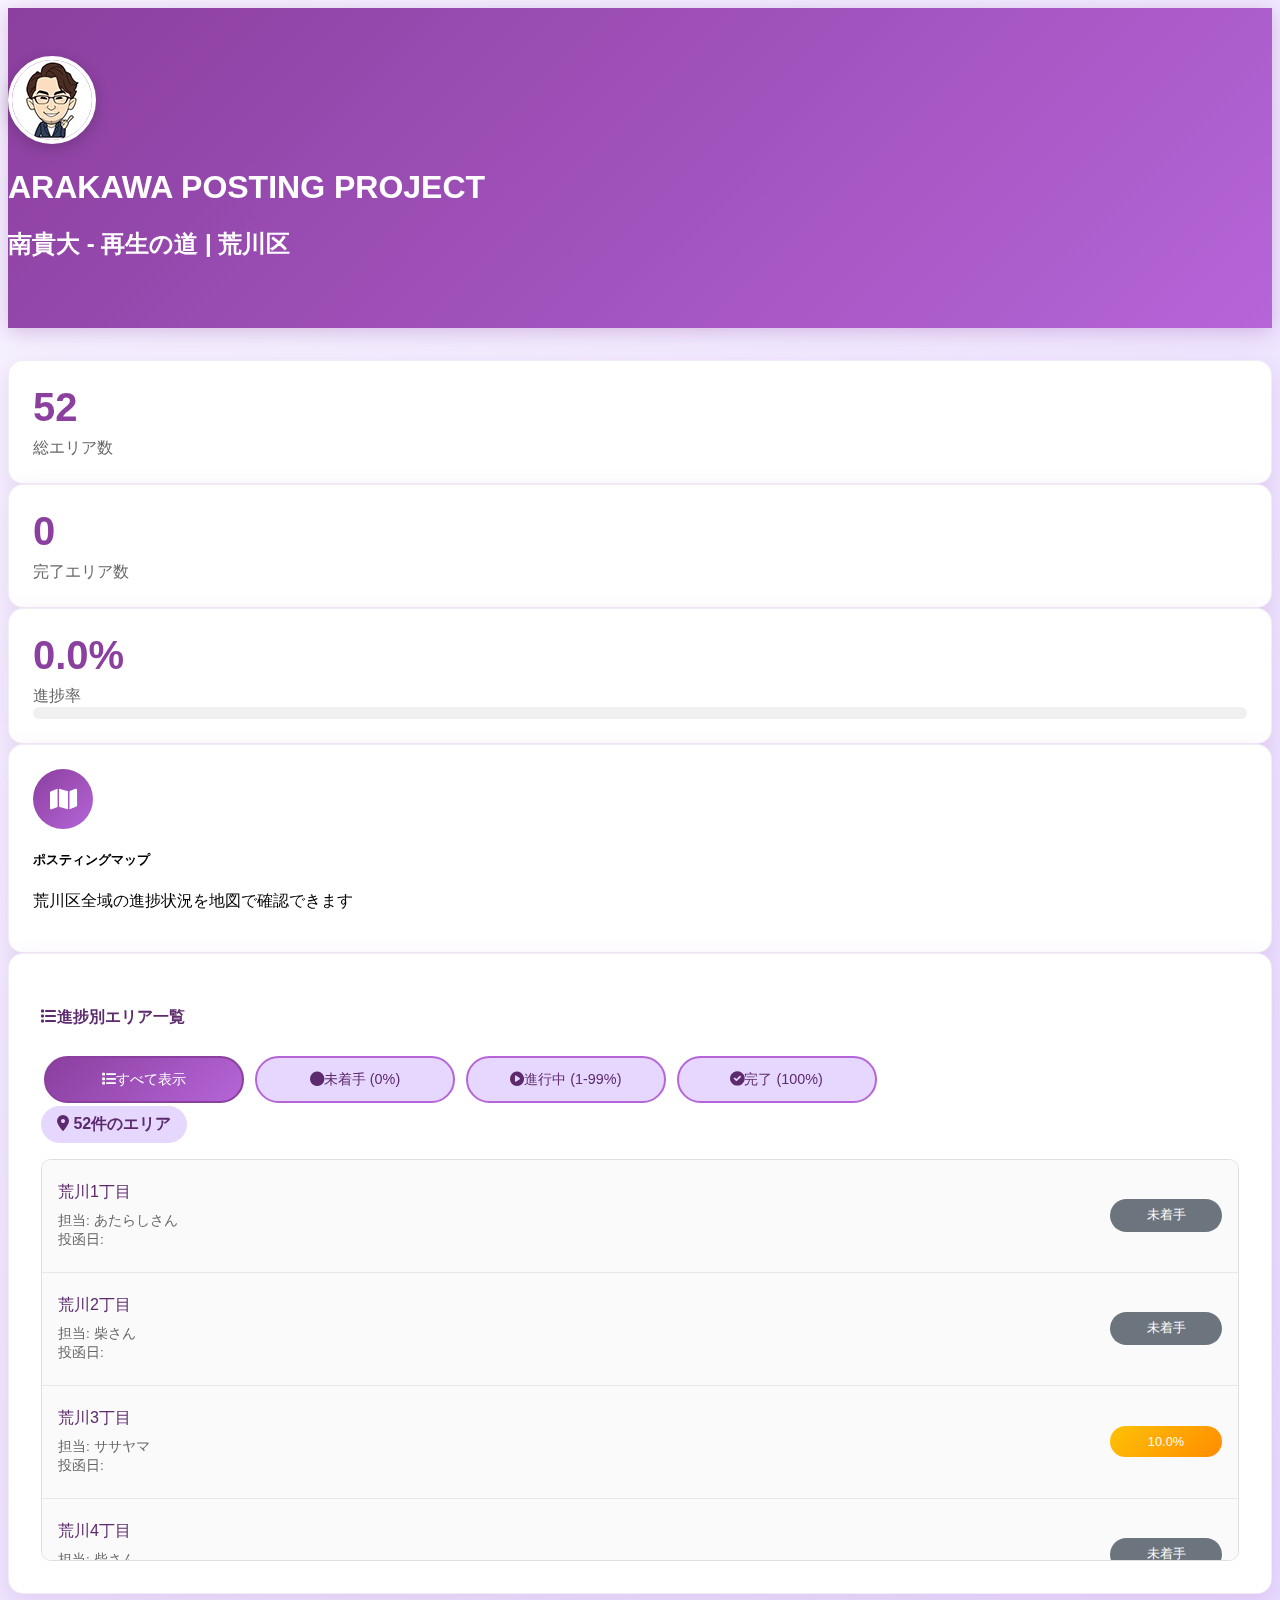
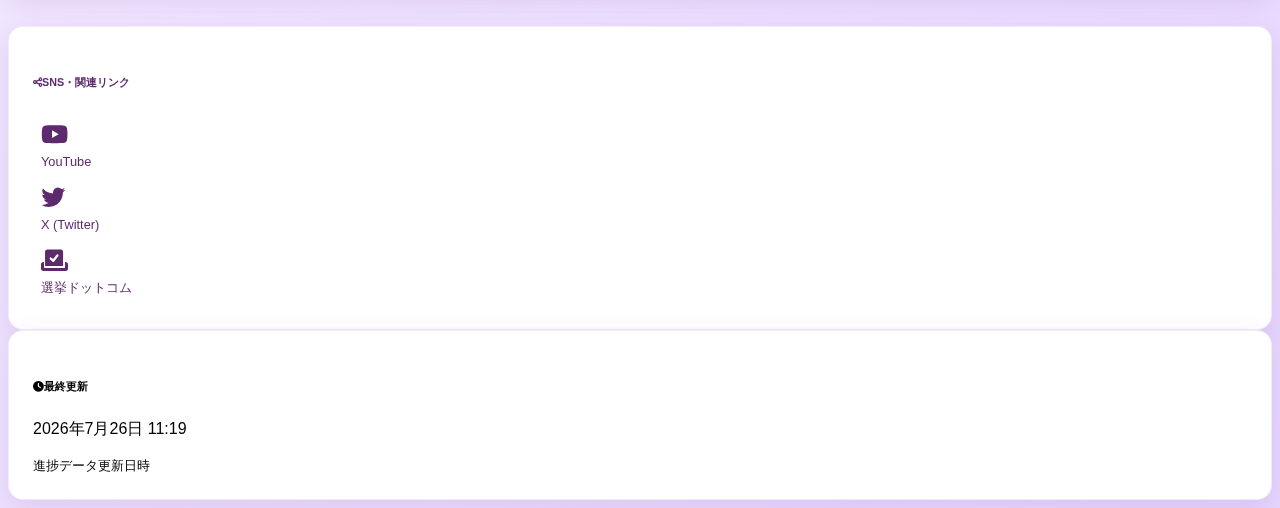
<file: index.html>
<!doctype html>
<html lang="ja">
  <head>
    <meta charset="utf-8">
    <meta name="viewport" content="width=device-width, initial-scale=1">
    <title>ARAKAWA POSTING PROJECT | 南貴大 - 再生の道</title>
    <meta property="og:title" content="ARAKAWA POSTING PROJECT | 南貴大 - 再生の道">
    <link href="https://cdn.jsdelivr.net/npm/bootstrap@5.3.2/dist/css/bootstrap.min.css" rel="stylesheet" integrity="sha384-T3c6CoIi6uLrA9TneNEoa7RxnatzjcDSCmG1MXxSR1GAsXEV/Dwwykc2MPK8M2HN" crossorigin="anonymous">
    <link rel="icon" type="image/png" href="/arakawa-posting-map/favicon.png">
    <link href="https://cdnjs.cloudflare.com/ajax/libs/font-awesome/6.0.0/css/all.min.css" rel="stylesheet">
    <style>
      :root {
        --primary-purple: #8b3f9e;
        --secondary-purple: #b565d8;
        --light-purple: #e6d7ff;
        --dark-purple: #5d2a6e;
        --gradient-primary: linear-gradient(135deg, #8b3f9e 0%, #b565d8 100%);
        --gradient-light: linear-gradient(135deg, #f8f4ff 0%, #e6d7ff 100%);
      }

      body {
        background: var(--gradient-light);
        min-height: 100vh;
        font-family: 'Segoe UI', Tahoma, Geneva, Verdana, sans-serif;
      }

      .header-section {
        background: var(--gradient-primary);
        color: white;
        padding: 3rem 0;
        margin-bottom: 2rem;
        box-shadow: 0 4px 20px rgba(139, 63, 158, 0.3);
      }

      .profile-image {
        width: 80px;
        height: 80px;
        border-radius: 50%;
        border: 4px solid white;
        box-shadow: 0 4px 15px rgba(0,0,0,0.2);
      }

      .stats-card {
        background: white;
        border-radius: 15px;
        padding: 1.5rem;
        box-shadow: 0 8px 25px rgba(139, 63, 158, 0.15);
        border: 1px solid rgba(139, 63, 158, 0.1);
        transition: transform 0.3s ease, box-shadow 0.3s ease;
      }

      .stats-card:hover {
        transform: translateY(-5px);
        box-shadow: 0 15px 35px rgba(139, 63, 158, 0.25);
      }

      .stats-number {
        font-size: 2.5rem;
        font-weight: bold;
        color: var(--primary-purple);
        margin-bottom: 0.5rem;
      }

      .stats-label {
        color: #666;
        font-weight: 500;
      }

      .progress-bar-custom {
        height: 12px;
        border-radius: 10px;
        background: #f0f0f0;
        overflow: hidden;
      }

      .progress-fill {
        height: 100%;
        background: var(--gradient-primary);
        border-radius: 10px;
        transition: width 0.8s ease;
      }

      .filter-section {
        background: white;
        border-radius: 15px;
        padding: 2rem;
        margin-bottom: 2rem;
        box-shadow: 0 8px 25px rgba(139, 63, 158, 0.15);
        border: 1px solid rgba(139, 63, 158, 0.1);
      }

      .filter-btn {
        background: var(--light-purple);
        border: 2px solid var(--secondary-purple);
        color: var(--dark-purple);
        border-radius: 30px;
        padding: 0.4rem 1.2rem;
        margin: 0.2rem;
        transition: all 0.3s ease;
        font-weight: 500;
        width: 200px;
        height: 47px;
        text-align: center;
        display: inline-flex;
        align-items: center;
        justify-content: center;
        font-size: 0.9rem;
      }

      .filter-btn:hover {
        background: var(--secondary-purple);
        color: white;
        transform: translateY(-2px);
      }

      .filter-btn.active {
        background: var(--gradient-primary);
        color: white;
        border-color: var(--primary-purple);
      }

      .action-card {
        background: white;
        border-radius: 15px;
        padding: 1.5rem;
        box-shadow: 0 8px 25px rgba(139, 63, 158, 0.15);
        border: 1px solid rgba(139, 63, 158, 0.1);
        transition: all 0.3s ease;
        text-decoration: none;
        color: inherit;
        display: block;
      }

      .action-card:hover {
        transform: translateY(-5px);
        box-shadow: 0 15px 35px rgba(139, 63, 158, 0.25);
        text-decoration: none;
        color: inherit;
      }

      .action-icon {
        width: 60px;
        height: 60px;
        background: var(--gradient-primary);
        border-radius: 50%;
        display: flex;
        align-items: center;
        justify-content: center;
        color: white;
        font-size: 1.5rem;
        margin-bottom: 1rem;
      }

      .brand-logo {
        max-width: 150px;
        height: auto;
      }

      .section-title {
        color: var(--dark-purple);
        font-weight: bold;
        margin-bottom: 1.5rem;
      }

      .external-link {
        color: var(--secondary-purple);
        text-decoration: none;
        transition: color 0.3s ease;
      }

      .external-link:hover {
        color: var(--primary-purple);
      }

      .area-list {
        max-height: 400px;
        overflow-y: auto;
        border: 1px solid #e0e0e0;
        border-radius: 10px;
        background: #fafafa;
      }

      .area-item {
        padding: 1rem;  
        border-bottom: 1px solid #e8e8e8;
        display: flex;
        justify-content: space-between;
        align-items: center;
        transition: background-color 0.2s ease;
        min-height: 80px; /* 最小高さを固定 */
      }

      .area-item:hover {
        background-color: rgba(139, 63, 158, 0.05);
      }

      .area-item:last-child {
        border-bottom: none;
      }

      .area-content {
        flex: 1;
        margin-right: 1rem;
        overflow: hidden; /* テキストオーバーフロー対策 */
      }

      .area-name {
        font-weight: 500;
        color: var(--dark-purple);
        margin-bottom: 0.5rem;
        font-size: 1rem;
      }

      .area-details {
        font-size: 0.85rem;
        color: #666;
        line-height: 1.4;
        word-wrap: break-word; /* 長いテキストの改行 */
      }

      .progress-badge {
        background: var(--gradient-primary);
        color: white;
        padding: 0.5rem 1rem;
        border-radius: 20px;
        font-size: 0.8rem;
        font-weight: 500;
        white-space: nowrap;
        min-width: 80px; /* 最小幅を固定 */
        text-align: center;
        flex-shrink: 0; /* バッジのサイズを固定 */
      }

      .social-link {
        display: block;
        text-decoration: none;
        color: var(--dark-purple);
        transition: all 0.3s ease;
        padding: 0.5rem;
        border-radius: 10px;
      }

      .social-link:hover {
        color: var(--primary-purple);
        background-color: rgba(139, 63, 158, 0.1);
        text-decoration: none;
        transform: translateY(-2px);
      }

      .social-icon {
        font-size: 1.5rem;
        margin-bottom: 0.5rem;
        display: block;
      }

      .social-text {
        font-size: 0.8rem;
        font-weight: 500;
      }

      .progress-badge.not-started {
        background: #6c757d;
      }

      .progress-badge.in-progress {
        background: linear-gradient(135deg, #ffc107 0%, #ff8c00 100%);
      }

      .progress-badge.completed {
        background: linear-gradient(135deg, #28a745 0%, #20c997 100%);
      }

      .area-count {
        background: var(--light-purple);
        color: var(--dark-purple);
        padding: 0.5rem 1rem;
        border-radius: 20px;
        font-weight: 600;
        margin-bottom: 1rem;
        display: inline-block;
      }

      @media (max-width: 768px) {
        .header-section {
          padding: 2rem 0;
        }
        
        .stats-number {
          font-size: 2rem;
        }
        
        .profile-image {
          width: 60px;
          height: 60px;
        }
      }
    </style>
  </head>
  <body>
    <!-- ヘッダーセクション -->
    <div class="header-section">
      <div class="container">
        <div class="row align-items-center">
          <div class="col-md-8">
            <div class="d-flex align-items-center mb-3">
              <img src="minamitakahiro_icon.png" alt="南貴大" class="profile-image me-3">
              <div>
                <h1 class="mb-1">ARAKAWA POSTING PROJECT</h1>
                <h2 class="h4 mb-2 opacity-90">南貴大 - 再生の道 | 荒川区</h2>
              </div>
            </div>
          </div>
          <div class="col-md-4 text-md-end">
          </div>
        </div>
      </div>
    </div>

    <div class="container">
      <!-- 進捗統計カード -->
      <div class="row mb-4">
        <div class="col-md-4 mb-3">
          <div class="stats-card text-center">
            <div class="stats-number" id="totalAreas">51</div>
            <div class="stats-label">総エリア数</div>
          </div>
        </div>
        <div class="col-md-4 mb-3">
          <div class="stats-card text-center">
            <div class="stats-number" id="completedAreas">0</div>
            <div class="stats-label">完了エリア数</div>
          </div>
        </div>
        <div class="col-md-4 mb-3">
          <div class="stats-card text-center">
            <div class="stats-number" id="progressRate">0.0%</div>
            <div class="stats-label">進捗率</div>
            <div class="progress-bar-custom mt-3">
              <div class="progress-fill" id="progressBar" style="width: 0%"></div>
            </div>
          </div>
        </div>
      </div>

      <!-- ポスティング進捗マップ -->
      <div class="row mb-4">
        <div class="col-12">
          <a href="./posting" class="action-card">
            <div class="action-icon">
              <i class="fas fa-map"></i>
            </div>
            <h5 class="mb-2">ポスティングマップ</h5>
            <p class="text-muted mb-0">荒川区全域の進捗状況を地図で確認できます</p>
          </a>
        </div>
      </div>

      <!-- エリア一覧表示機能 -->
      <div class="filter-section">
        <h4 class="section-title">
          <i class="fas fa-list me-2"></i>進捗別エリア一覧
        </h4>
        <div class="text-center mb-4">
          <button class="btn filter-btn active" data-filter="all">
            <i class="fas fa-list me-1"></i>すべて表示
          </button>
          <button class="btn filter-btn" data-filter="not-started">
            <i class="fas fa-circle me-1"></i>未着手 (0%)
          </button>
          <button class="btn filter-btn" data-filter="in-progress">
            <i class="fas fa-play-circle me-1"></i>進行中 (1-99%)
          </button>
          <button class="btn filter-btn" data-filter="completed">
            <i class="fas fa-check-circle me-1"></i>完了 (100%)
          </button>
        </div>
        
        <!-- エリアリスト表示部分 -->
        <div id="areaListContainer" class="mt-3">
          <div class="text-muted text-center py-3">
            <i class="fas fa-arrow-up me-2"></i>
            上のボタンを選択するとエリア一覧が表示されます
          </div>
        </div>
      </div>

      <!-- ソーシャルメディア -->
      <div class="row mb-4">
        <div class="col-12">
          <div class="stats-card">
            <h6 class="mb-3 section-title">
              <i class="fas fa-share-alt me-2"></i>SNS・関連リンク
            </h6>
            <div class="row text-center">
              <div class="col-6 col-md-3 mb-2">
                <a href="https://youtube.com/@minamitakahiro?si=keV8VOzLh_PemOaM" target="_blank" rel="noopener noreferrer" class="social-link">
                  <i class="fab fa-youtube social-icon"></i>
                  <div class="social-text">YouTube</div>
                </a>
              </div>
              <div class="col-6 col-md-3 mb-2">
                <a href="https://x.com/minamiaratyo?s=21&t=r1gXGGt5m1E7GDzV3aE33A" target="_blank" rel="noopener noreferrer" class="social-link">
                  <i class="fab fa-twitter social-icon"></i>
                  <div class="social-text">X (Twitter)</div>
                </a>
              </div>          
              <div class="col-6 col-md-3 mb-2">
                <a href="https://go2senkyo.com/seijika/195818" target="_blank" rel="noopener noreferrer" class="social-link">
                  <i class="fas fa-vote-yea social-icon"></i>
                  <div class="social-text">選挙ドットコム</div>
                </a>
              </div>
            </div>
          </div>
        </div>
      </div>

      <!-- 最終更新情報 -->
      <div class="row mb-4">
        <div class="col-lg-12 mb-3">
          <div class="stats-card">
            <h6 class="mb-3">
              <i class="fas fa-clock me-2"></i>最終更新
            </h6>
            <p class="mb-1" id="lastUpdate">2025年5月26日</p>
            <small class="text-muted">進捗データ更新日時</small>
          </div>
        </div>
      </div>

    <script src="https://cdn.jsdelivr.net/npm/bootstrap@5.3.2/dist/js/bootstrap.bundle.min.js" integrity="sha384-C6RzsynM9kWDrMNeT87bh95OGNyZPhcTNXj1NW7RuBCsyN/o0jlpcV8Qyq46cDfL" crossorigin="anonymous"></script>
    <script src="./scripts/common.js"></script>
    <script>
      // 現在のページがメインページかどうかを判定してパスを調整
      function getDataPath(filename) {
        // 現在のパスを確認
        const currentPath = window.location.pathname;
        if (currentPath.includes('/posting/')) {
          return `../data/${filename}`;
        } else {
          return `./data/${filename}`;
        }
      }

      // メインページ用のデータ取得関数（パス調整版）
      async function getPostingListForMain() {
        const postinglistResponse = await fetch(getDataPath('postinglist.json'));
        const postinglist = await postinglistResponse.json();
        return postinglist;
      }

      async function getPostingProgressForMain() {
        const progressResponse = await fetch(getDataPath('posting_progress.json'));
        const progress = await progressResponse.json();
        return progress;
      }

      // 進捗データを取得して表示を更新
      let allAreaData = {}; // 全エリアデータを保存

      async function updateStats() {
        try {
          console.log('データ取得開始...');
          
          // メインページ用の関数を使用
          const areaList = await getPostingListForMain();
          const progress = await getPostingProgressForMain();
          
          console.log('取得したデータ:', { areaList, progress });
          
          // 全エリアデータを構築
          allAreaData = buildAreaData(areaList, progress);
          
          // 統計表示を更新
          let totalAreas = 0;
          let completedAreas = 0;
          
          Object.values(allAreaData).forEach(area => {
            totalAreas++;
            if (area.progress === 1.0) completedAreas++;
          });
          
          const progressRate = totalAreas > 0 ? (completedAreas / totalAreas) * 100 : 0;
          
          document.getElementById('totalAreas').textContent = totalAreas;
          document.getElementById('completedAreas').textContent = completedAreas;
          document.getElementById('progressRate').textContent = progressRate.toFixed(1) + '%';
          document.getElementById('progressBar').style.width = progressRate + '%';
          
          // 最終更新日時を設定
          document.getElementById('lastUpdate').textContent = new Date().toLocaleDateString('ja-JP', {
            year: 'numeric',
            month: 'long',
            day: 'numeric',
            hour: '2-digit',
            minute: '2-digit'
          });
          
          console.log('統計更新完了:', { totalAreas, completedAreas, progressRate });
          
        } catch (error) {
          console.error('進捗データの取得に失敗しました:', error);
          
          // エラー表示
          showError('データ取得エラー: ' + error.message);
          
          // エラー時はデフォルト値を表示
          document.getElementById('totalAreas').textContent = '51';
          document.getElementById('completedAreas').textContent = '0';
          document.getElementById('progressRate').textContent = '0.0%';
          
          // 空のダミーデータを作成（フィルター機能が動作するように）
          allAreaData = {};
        }
      }

      // エラー表示関数
      function showError(message) {
        const errorDiv = document.createElement('div');
        errorDiv.className = 'alert alert-warning alert-dismissible fade show';
        errorDiv.style.position = 'fixed';
        errorDiv.style.top = '20px';
        errorDiv.style.right = '20px';
        errorDiv.style.zIndex = '9999';
        errorDiv.style.maxWidth = '400px';
        errorDiv.innerHTML = `
          <i class="fas fa-exclamation-triangle me-2"></i>
          <strong>注意:</strong> ${message}
          <button type="button" class="btn-close" data-bs-dismiss="alert"></button>
        `;
        
        document.body.appendChild(errorDiv);
        
        // 10秒後に自動で消す
        setTimeout(() => {
          if (errorDiv.parentNode) {
            errorDiv.remove();
          }
        }, 10000);
      }

      // エリアデータを構築
      function buildAreaData(areaList, progress) {
        const areaData = {};
        
        for (let [key, areaInfo] of Object.entries(areaList)) {
          let cho_max_number = Number(areaInfo['area_cho_max_number']);
          
          for(let cho_index = 0; cho_index < cho_max_number; cho_index++){
            let cho_number = cho_index + 1;
            const progressIndex = cho_max_number === 1 ? 0 : cho_index;
            
            const areaName = cho_max_number === 1 ? 
              areaInfo['area_name'] : 
              `${areaInfo['area_name']}${cho_number}丁目`;
            
            const progressValue = progress[key] ? progress[key]["progresses"][progressIndex] : 0;
            const executer = progress[key] ? progress[key]["executer"][progressIndex] : '未割当';
            const postingDate = progress[key] ? progress[key]["posting_date"][progressIndex] : '未定';
            
            areaData[areaName] = {
              name: areaName,
              progress: progressValue,
              executer: executer,
              postingDate: postingDate,
              isWorking: progress[key] ? progress[key]["is_working"][progressIndex] : false
            };
          }
        }
        
        return areaData;
      }

      // エリアリストを表示
      function displayAreaList(filter) {
        const container = document.getElementById('areaListContainer');
        
        // フィルターに応じてエリアを抽出
        let filteredAreas = [];
        
        Object.values(allAreaData).forEach(area => {
          switch(filter) {
            case 'not-started':
              if (area.progress === 0) filteredAreas.push(area);
              break;
            case 'in-progress':
              if (area.progress > 0 && area.progress < 1.0) filteredAreas.push(area);
              break;
            case 'completed':
              if (area.progress === 1.0) filteredAreas.push(area);
              break;
            default: // 'all'
              filteredAreas.push(area);
          }
        });

        // エリア名でソート
        filteredAreas.sort((a, b) => a.name.localeCompare(b.name, 'ja'));

        if (filteredAreas.length === 0) {
          container.innerHTML = `
            <div class="text-muted text-center py-4">
              <i class="fas fa-search me-2"></i>
              該当するエリアがありません
            </div>
          `;
          return;
        }

        // ヘッダー部分
        let html = `
          <div class="area-count">
            <i class="fas fa-map-marker-alt me-2"></i>
            ${filteredAreas.length}件のエリア
          </div>
          <div class="area-list">
        `;

        // エリアリスト
        filteredAreas.forEach(area => {
          const progressPercent = (area.progress * 100).toFixed(1);
          let badgeClass = 'not-started';
          let badgeText = `${progressPercent}%`;
          
          if (area.progress === 0) {
            badgeClass = 'not-started';
            badgeText = '未着手';
          } else if (area.progress < 1.0) {
            badgeClass = 'in-progress';
            badgeText = `${progressPercent}%`;
          } else {
            badgeClass = 'completed';
            badgeText = '完了';
          }

          html += `
            <div class="area-item">
              <div class="area-content">
                <div class="area-name">${area.name}</div>
                <div class="area-details">
                  担当: ${area.executer}<br>
                  投函日: ${area.postingDate}
                </div>
              </div>
              <div class="progress-badge ${badgeClass}">
                ${badgeText}
              </div>
            </div>
          `;
        });

        html += '</div>';
        container.innerHTML = html;
      }

      // フィルターボタンの機能
      document.querySelectorAll('.filter-btn').forEach(btn => {
        btn.addEventListener('click', function() {
          // アクティブ状態を切り替え
          document.querySelectorAll('.filter-btn').forEach(b => b.classList.remove('active'));
          this.classList.add('active');
          
          const filter = this.dataset.filter;
          
          // エリアリストを表示
          displayAreaList(filter);
          
          // フィルター情報をローカルストレージに保存（地図ページで使用）
          localStorage.setItem('progressFilter', filter);
        });
      });

      // ページ読み込み時に統計を更新
      document.addEventListener('DOMContentLoaded', function() {
        updateStats().then(() => {
          // 初期表示（すべて表示）
          displayAreaList('all');
        });
        
        // 保存されたフィルターがあれば復元
        const savedFilter = localStorage.getItem('progressFilter');
        if (savedFilter && savedFilter !== 'all') {
          const filterBtn = document.querySelector(`[data-filter="${savedFilter}"]`);
          if (filterBtn) {
            document.querySelectorAll('.filter-btn').forEach(b => b.classList.remove('active'));
            filterBtn.classList.add('active');
            // 少し遅延させてデータ読み込み後に実行
            setTimeout(() => displayAreaList(savedFilter), 500);
          }
        }
      });
    </script>
  </body>
</html>
</file>
